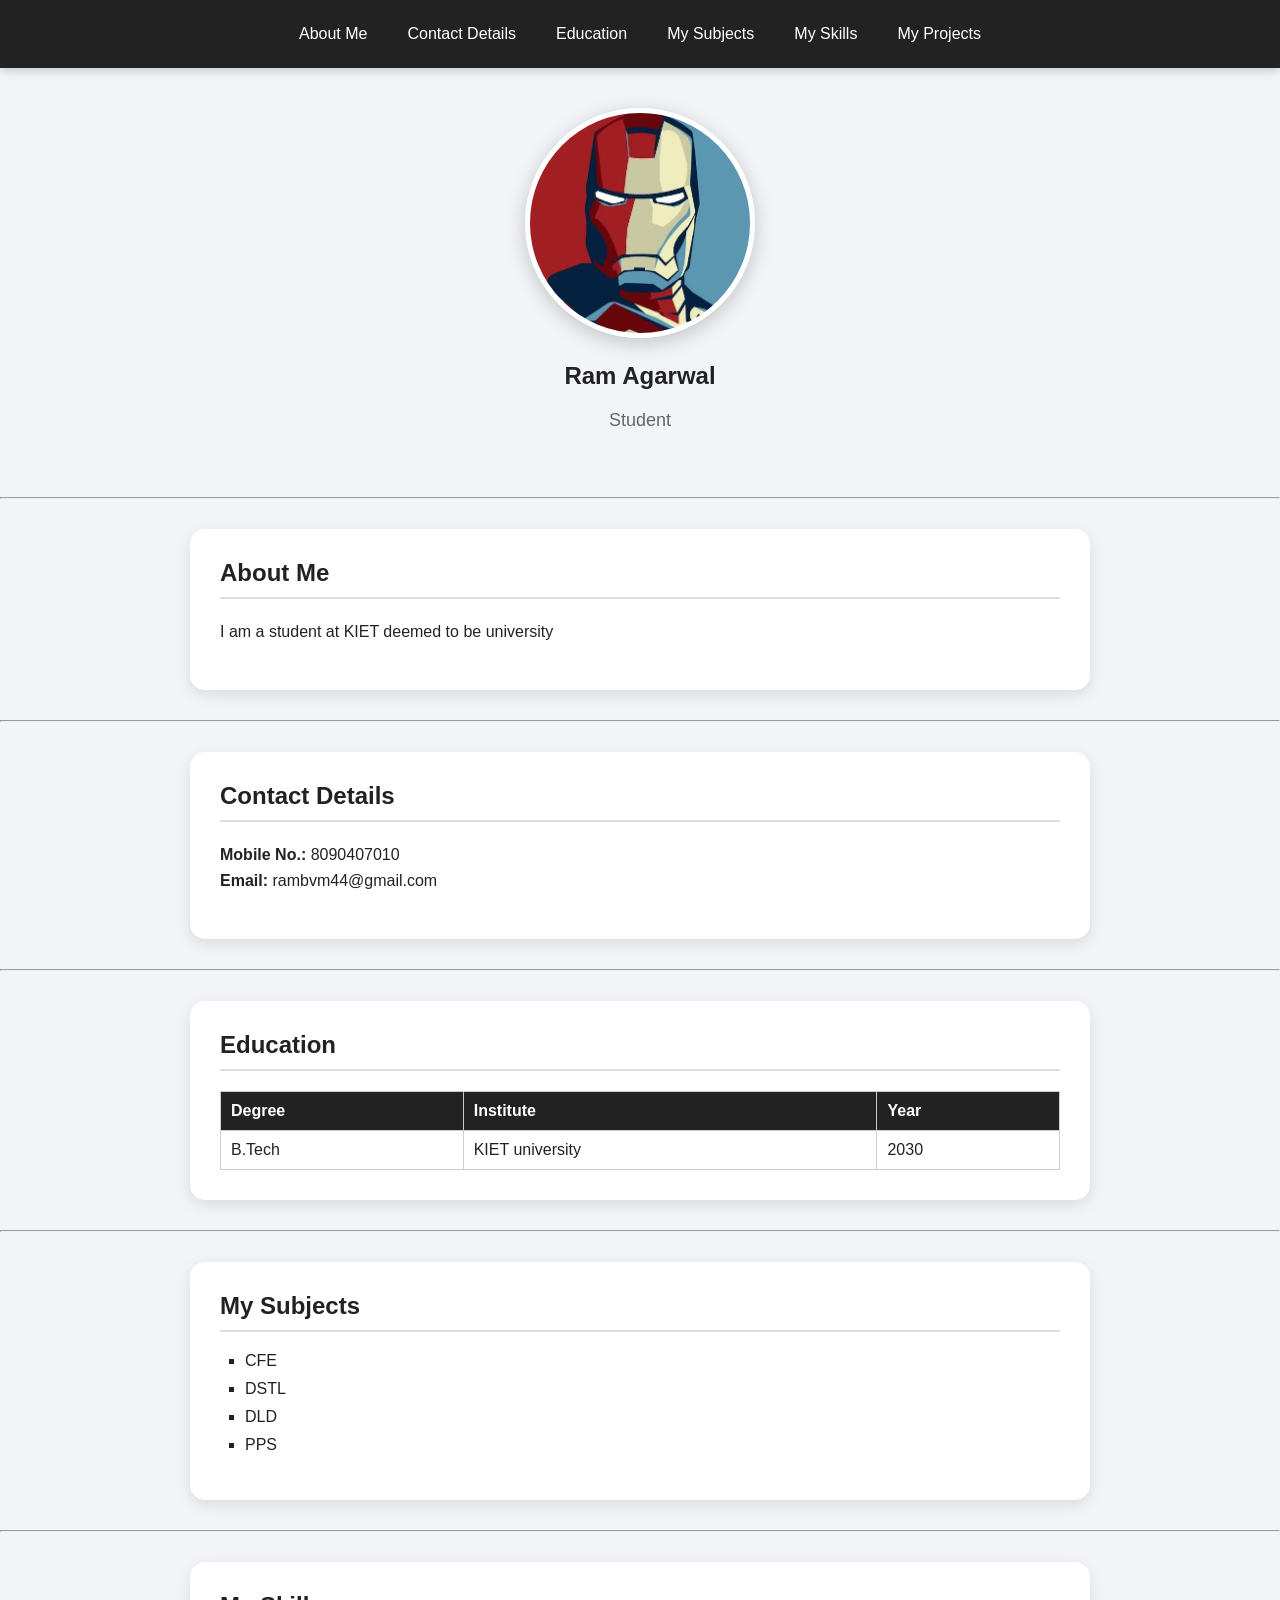
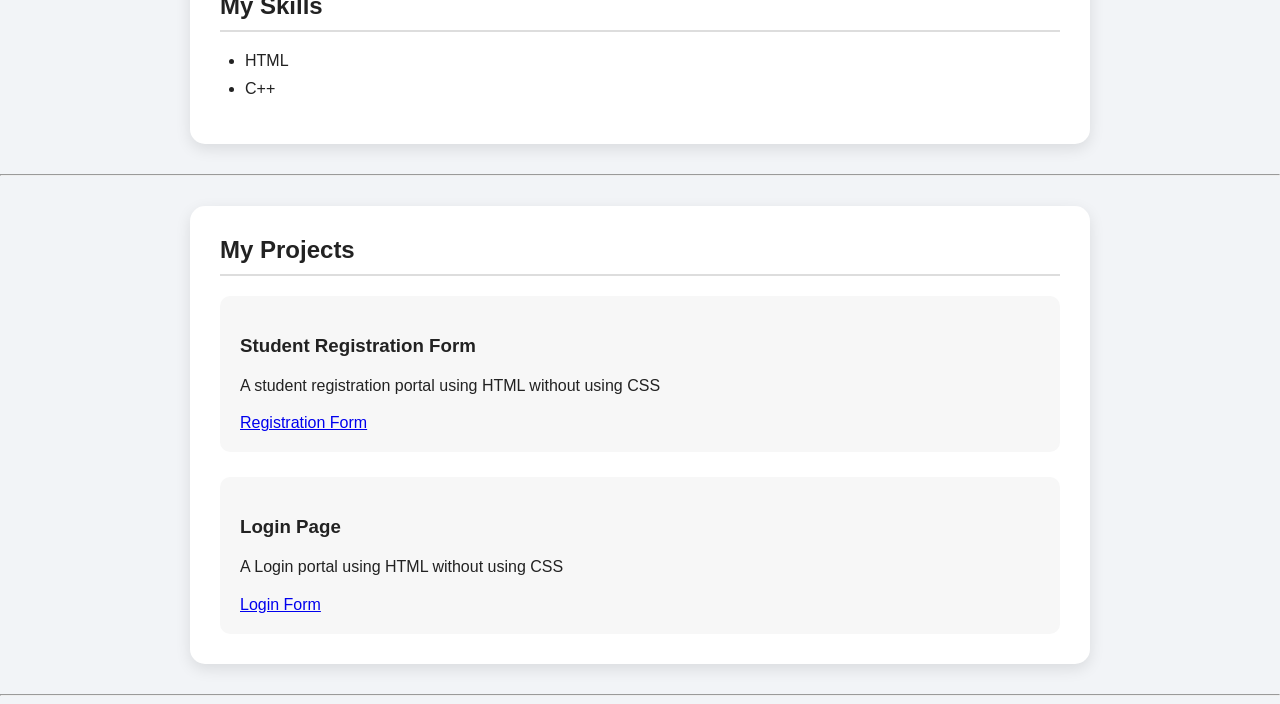
<file: index.html>
<!DOCTYPE html>
<html lang="en">
     <head>
         <meta charset = "UTF-8">
        <meta name = "viewport" content = "width=device-width, initial-scale=1.0">
        <title>Personal Details</title>
        <link rel="stylesheet" href="sty1.css">
    </head>
    <body>
       <nav>      <!-- navigation tag  -->
        <ul>      <!--unordered list -->
            <li><a href="#aboutme">About Me</a></li>                  <!-- a href - hyperlink -->
            <li><a href="#contactdetails">Contact Details</a></li>
            <li><a href="#education">Education</a></li>
            <li><a href="#subject">My Subjects</a></li>
            <li><a href="#skills">My Skills</a></li>
            <li><a href="#projects">My Projects</a></li>

        </ul>
        </nav>
       <div class="profile">                                            <!--non semantic , division , starts a new line -->
         <img src="ironmanpfp.jpg" alt="profile pic" width="250px" >     <!-- self closing -->
       
         <h2>Ram Agarwal</h2>
         <p>Student</p>
        </div>
        <hr>                                                             <!-- break para -->
        <section id="aboutme" class="card"><h2>About Me</h2>             <!-- semantic element,group content into a standalone-->
        <p>I am a student at KIET deemed to be university</p>
        </section>
        <hr>
        <section id="contactdetails" class="card"><h2>Contact Details</h2>     <!-- class(.) is reusable id(#) isnt and id overrides class -->
        <p><strong>Mobile No.:</strong> 8090407010<br>
        <strong>Email:</strong> rambvm44@gmail.com<br>
        </p>
        </section>
        <hr>
        <section id="education" class="card"><h2>Education</h2>
        <table border="1" style="border-collapse: collapse;">
            <tr>                                                        <!-- table row-->
                    <th style="padding: 10px;">Degree</th>               <!-- table header -->
                    <th style="padding: 10px;">Institute</th>
                    <th style="padding: 10px;" >Year</th>        
                </tr>
                <tr>
                    <td style="padding: 10px;">B.Tech</td>               <!-- table data -->
                    <td style="padding: 10px;">KIET university</td>
                    <td style="padding: 10px;">2030</td>
                </tr>
            </table>
        </section>
        <hr>
        <section id="subject" class="card">
            <h2>My Subjects</h2>
            <ul type="square" class="content-list">
                <li>CFE</li>
                <li>DSTL</li>
                <li>DLD</li>
                <li>PPS</li>
            </ul>
           
        </section>
         <hr>
        <section id="skills" class="card"><h2>My Skills</h2>
        <ul class="content-list">
            <li>HTML</li>
            <li>C++</li>
        </ul>
        </section>
         <hr>
        <section id="projects" class="card"><h2>My Projects</h2>
            <div class="project">
                <h3>Student Registration Form</h3>
                <p>A student registration portal using HTML without using CSS</p>
                <a href="registrationform.html">Registration Form</a>
            </div>
            <div class="project">
                <h3>Login Page</h3>
                <p>A Login portal using HTML without using CSS</p>
                <a href="loginform.html">Login Form</a>
            </div>
        </section>
         <hr>

    </body>
</html>
</file>
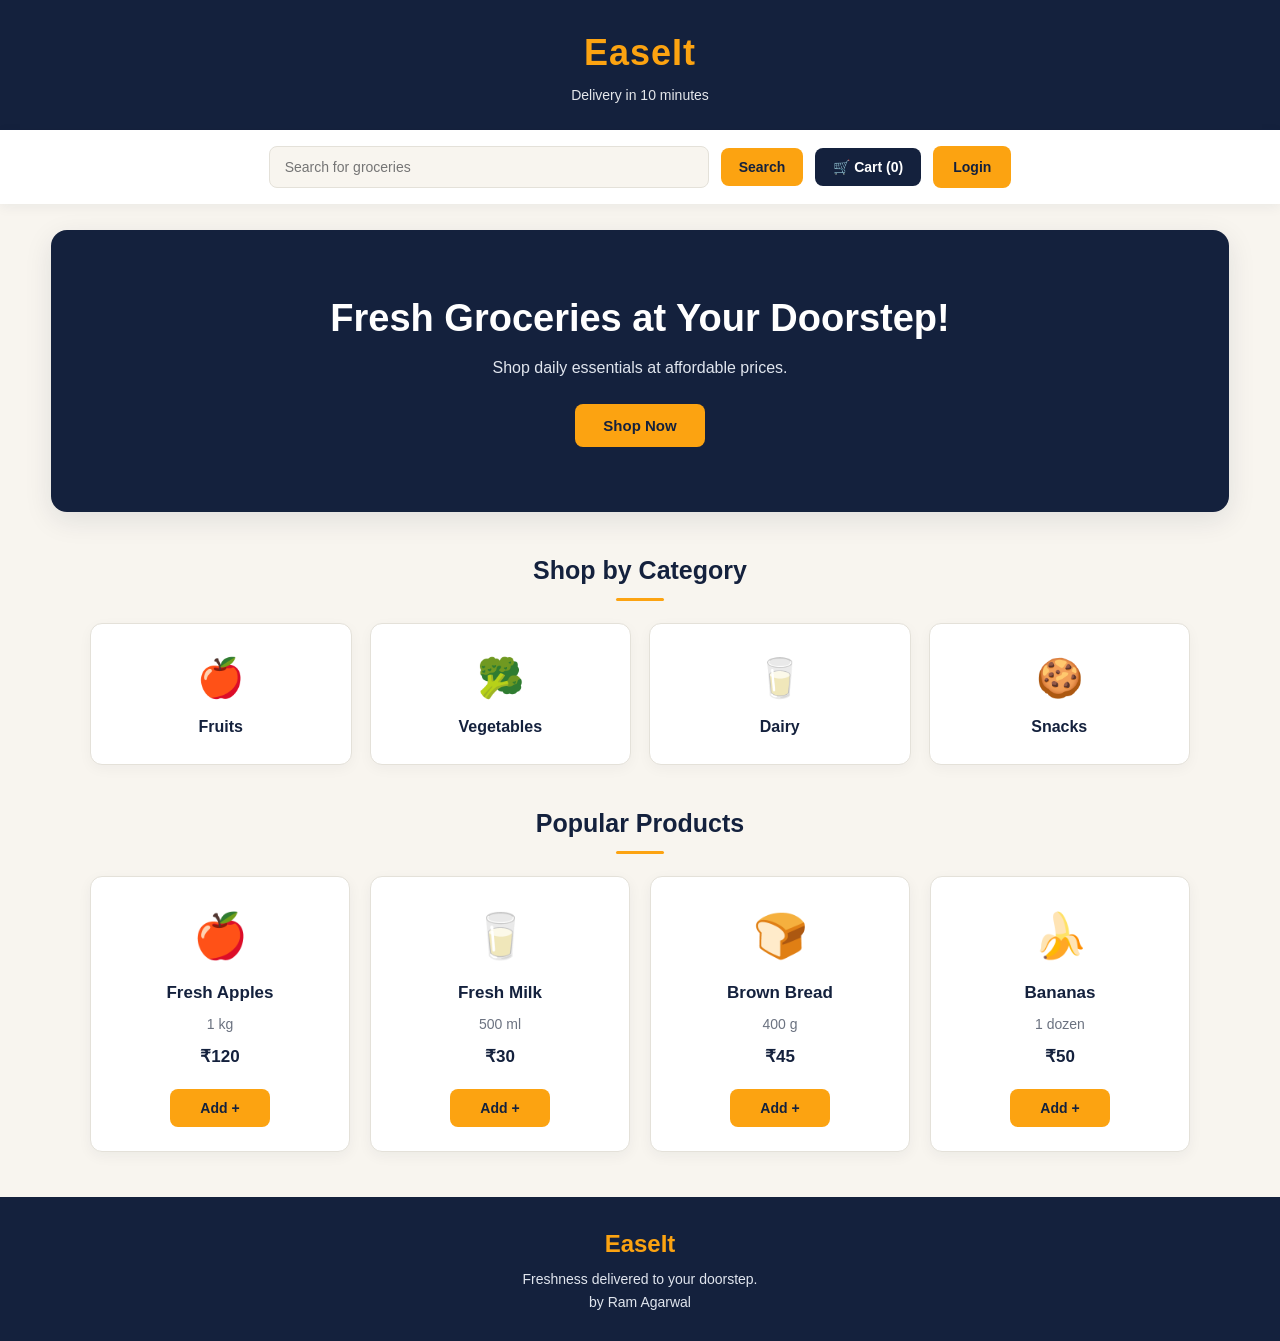
<file: MSE/index.html>
<!DOCTYPE html>
<html>
<head>
    <title>EaseIt Grocery Store</title>
    <link rel="stylesheet" href="style.css">
</head>

<body>

    <!-- Header -->
    <div class="header">
        <h1>EaseIt</h1>
        <p>Delivery in 10 minutes</p>
    </div>

<!-- Search Bar, Cart and Login -->
<div class="search">
    <input type="text" id="search-bar" placeholder="Search for groceries">

<button onclick="searchProducts()">Search</button>

    <button class="cart-button" title="No items in cart">
        🛒 Cart (<span id="cart-count">0</span>)
    </button>

    <a href="loginform.html" class="login-button">Login</a>
</div>


    <!-- Banner -->
    <div class="banner">
        <h2>Fresh Groceries at Your Doorstep!</h2>
        <p>Shop daily essentials at affordable prices.</p>
        <button onclick="document.getElementById('shopping').scrollIntoView({behavior: 'smooth'})">
    Shop Now
</button>
    </div>

    <!-- Categories -->
    <h2 class="heading" id="shopping">Shop by Category</h2>

    <div class="categories">

        <div class="category" data-name="fruits">
            <h2>🍎</h2>
            <p>Fruits</p>
        </div>

        <div class="category" data-name="vegetables">
            <h2>🥦</h2>
            <p>Vegetables</p>
        </div>

        <div class="category" data-name="dairy">
            <h2>🥛</h2>
            <p>Dairy</p>
        </div>

        <div class="category" data-name="snacks">
            <h2>🍪</h2>
            <p>Snacks</p>
        </div>

    </div>

    <!-- Products -->
    <h2 class="heading">Popular Products</h2>

    <div class="products">

        <div class="product" data-name="apples">
            <h2>🍎</h2>
            <h3>Fresh Apples</h3>
            <p>1 kg</p>
            <h3>₹120</h3>
            <button onclick="addToCart('apples', 120)">Add +</button>
        </div>

        <div class="product" data-name="milk">
            <h2>🥛</h2>
            <h3>Fresh Milk</h3>
            <p>500 ml</p>
            <h3>₹30</h3>
            <button onclick="addToCart('milk', 30)">Add +</button>
        </div>

        <div class="product" data-name="bread">
            <h2>🍞</h2>
            <h3>Brown Bread</h3>
            <p>400 g</p>
            <h3>₹45</h3>
            <button onclick="addToCart('bread', 45)">Add +</button>
        </div>

        <div class="product" data-name="bananas">
            <h2>🍌</h2>
            <h3>Bananas</h3>
            <p>1 dozen</p>
            <h3>₹50</h3>
            <button onclick="addToCart('bananas', 50)">Add +</button>
        </div>

    </div>

    <!-- Footer -->
    <div class="footer">
        <h2>EaseIt</h2>
        <p>Freshness delivered to your doorstep.</p>
        <p> by Ram Agarwal </p>
    </div>

        <script>
        function searchProducts() {
    let input = document.getElementById("search-bar");
    let searchText = input.value.toLowerCase().trim();

    let products = document.querySelectorAll(".product");
    let found = false;

    products.forEach(function(product) {
        let name = product.getAttribute("data-name");

        if (name.includes(searchText) && searchText !== "") {
            product.style.display = "block";

            if (!found) {
                product.scrollIntoView({
                    behavior: "smooth",
                    block: "center"
                });
            }

            found = true;
        } else {
            product.style.display = "none";
        }
    });

    if (!found) {
        alert("No matching products found!");
    }
}

// Search when Enter is pressed
document.getElementById("search-bar").addEventListener("keydown", function(event) {
    if (event.key === "Enter") {
        searchProducts();
    }
});
// Store cart items
let cart = [];

function addToCart(name, price) {
    let item = cart.find(product => product.name === name);

    if (item) {
        item.quantity++;
    } else {
        cart.push({
            name: name,
            price: price,
            quantity: 1
        });
    }

    updateCartCount();
    alert(name + " added to cart!");
}

function updateCartCount() {
    let count = 0;

    cart.forEach(function(item) {
        count += item.quantity;
    });

    document.getElementById("cart-count").textContent = count;
}

function showCart() {
    if (cart.length === 0) {
        alert("Your cart is empty!");
        return;
    }

    let message = "YOUR EASEIT CART\n\n";
    let total = 0;

    cart.forEach(function(item) {
        let subtotal = item.price * item.quantity;
        total += subtotal;

        message += item.name + " x " + item.quantity
            + " = ₹" + subtotal + "\n";
    });

    message += "\nTotal Amount: ₹" + total;

    alert(message);
}
    </script>

</body>
</html>
</file>
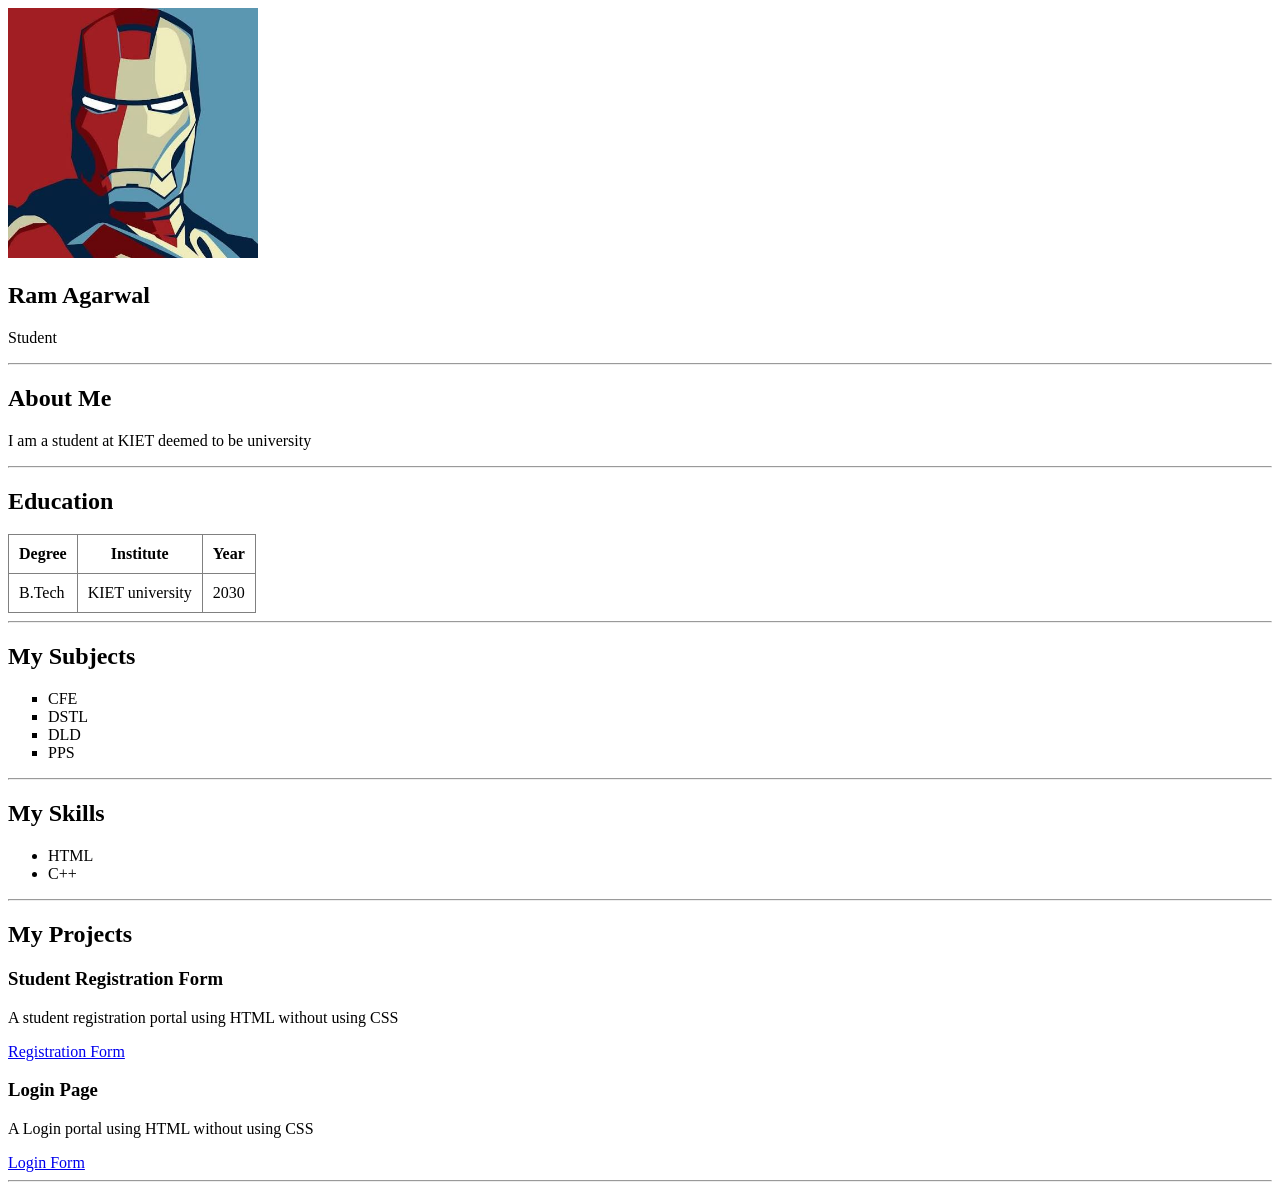
<file: aboutme.html>
<!DOCTYPE html>
<html lang="en">
     <head>
         <meta charset = "UTF-8">
        <meta name = "viewport" content = "width=device-width, initial-scale=1.0">
        <title>Personal Details</title>
    </head>
    <body>

            <img src="ironmanpfp.jpg" alt="profile pic" margin=auto width="250px" >

        <div><h2>Ram Agarwal</h2>
        <p>Student</p></div>
        <hr>
        <div><h2>About Me</h2>
        <p>I am a student at KIET deemed to be university</p>
        </div>
        <hr>
        <div><h2>Education</h2>
        <table border="1" style="border-collapse: collapse;">
            <tr>
                    <th style="padding: 10px;">Degree</th>
                    <th style="padding: 10px;">Institute</th>
                    <th style="padding: 10px;" >Year</th>        
                </tr>
                <tr>
                    <td style="padding: 10px;">B.Tech</td>
                    <td style="padding: 10px;">KIET university</td>
                    <td style="padding: 10px;">2030</td>
                </tr>
            </table>
        </div>
        <hr>
        <div><h2>My Subjects</h2>
            <ul type="square">
                <li>CFE</li>
                <li>DSTL</li>
                <li>DLD</li>
                <li>PPS</li>
            </ul>
           
        </div>
         <hr>
        <div><h2>My Skills</h2>
        <ul>
            <li>HTML</li>
            <li>C++</li>
        </ul>
        </div>
         <hr>
        <div><h2>My Projects</h2>
            <h3>Student Registration Form</h3>
            <p>A student registration portal using HTML without using CSS</p>
            <a href="registrationform.html">Registration Form</a>
            <h3>Login Page</h3>
            <p>A Login portal using HTML without using CSS</p>
            <a href="loginform.html">Login Form</a>
        </div>
         <hr>

    </body>
</html>
</file>
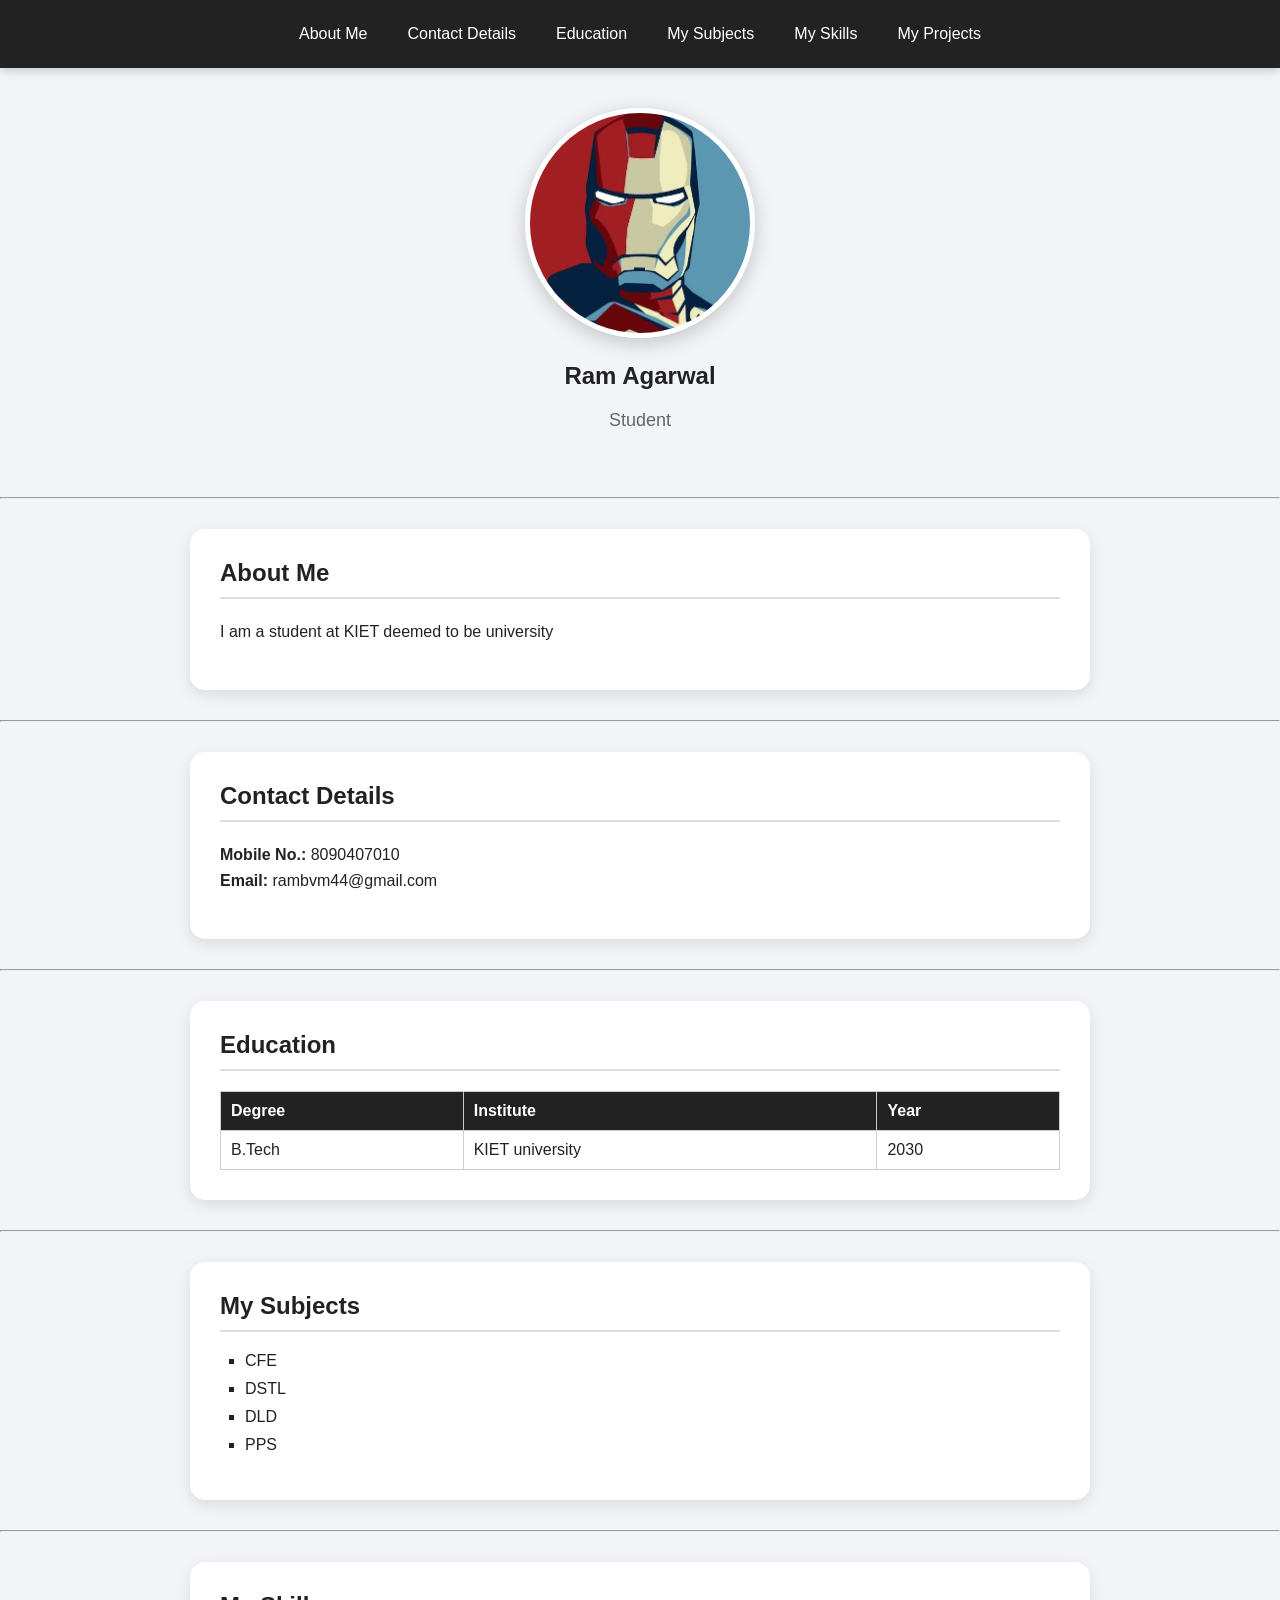
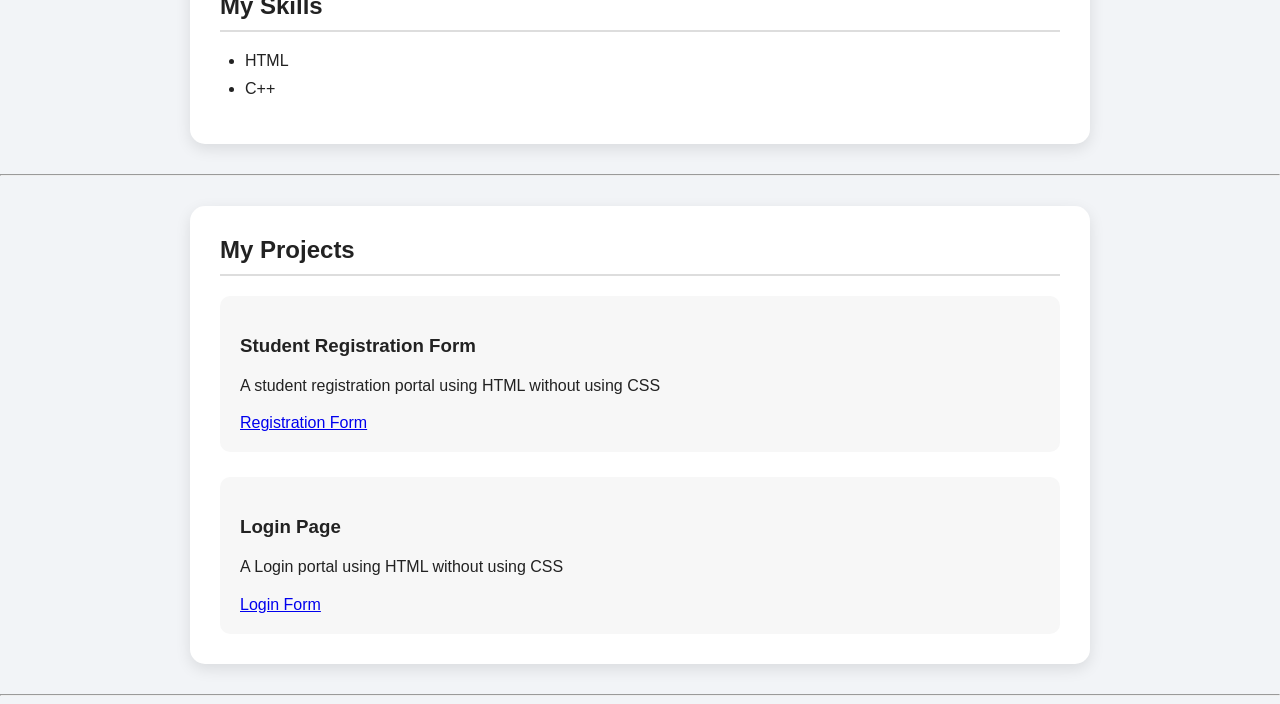
<file: aboutmep.html>
<!DOCTYPE html>
<html lang="en">
     <head>
         <meta charset = "UTF-8">
        <meta name = "viewport" content = "width=device-width, initial-scale=1.0">
        <title>Personal Details</title>
        <link rel="stylesheet" href="sty1.css">
    </head>
    <body>
        <nav>
        <ul>
            <li><a href="#aboutme">About Me</a></li>
            <li><a href="#contactdetails">Contact Details</a></li>
            <li><a href="#education">Education</a></li>
            <li><a href="#subject">My Subjects</a></li>
            <li><a href="#skills">My Skills</a></li>
            <li><a href="#projects">My Projects</a></li>

        </ul>
        </nav>
       <div class="profile">
         <img src="ironmanpfp.jpg" alt="profile pic" width="250px" >
       
         <h2>Ram Agarwal</h2>
         <p>Student</p>
        </div>
        <hr>
        <section id="aboutme" class="card"><h2>About Me</h2>
        <p>I am a student at KIET deemed to be university</p>
        </section>
        <hr>
        <section id="contactdetails" class="card"><h2>Contact Details</h2>
        <p><strong>Mobile No.:</strong> 8090407010<br>
        <strong>Email:</strong> rambvm44@gmail.com<br>
        </p>
        </section>
        <hr>
        <section id="education" class="card"><h2>Education</h2>
        <table border="1" style="border-collapse: collapse;">
            <tr>
                    <th style="padding: 10px;">Degree</th>
                    <th style="padding: 10px;">Institute</th>
                    <th style="padding: 10px;" >Year</th>        
                </tr>
                <tr>
                    <td style="padding: 10px;">B.Tech</td>
                    <td style="padding: 10px;">KIET university</td>
                    <td style="padding: 10px;">2030</td>
                </tr>
            </table>
        </section>
        <hr>
        <section id="subject" class="card">
            <h2>My Subjects</h2>
            <ul type="square" class="content-list">
                <li>CFE</li>
                <li>DSTL</li>
                <li>DLD</li>
                <li>PPS</li>
            </ul>
           
        </section>
         <hr>
        <section id="skills" class="card"><h2>My Skills</h2>
        <ul class="content-list">
            <li>HTML</li>
            <li>C++</li>
        </ul>
        </section>
         <hr>
        <section id="projects" class="card"><h2>My Projects</h2>
            <div class="project">
                <h3>Student Registration Form</h3>
                <p>A student registration portal using HTML without using CSS</p>
                <a href="registrationform.html">Registration Form</a>
            </div>
            <div class="project">
                <h3>Login Page</h3>
                <p>A Login portal using HTML without using CSS</p>
                <a href="loginform.html">Login Form</a>
            </div>
        </section>
         <hr>

    </body>
</html>
</file>
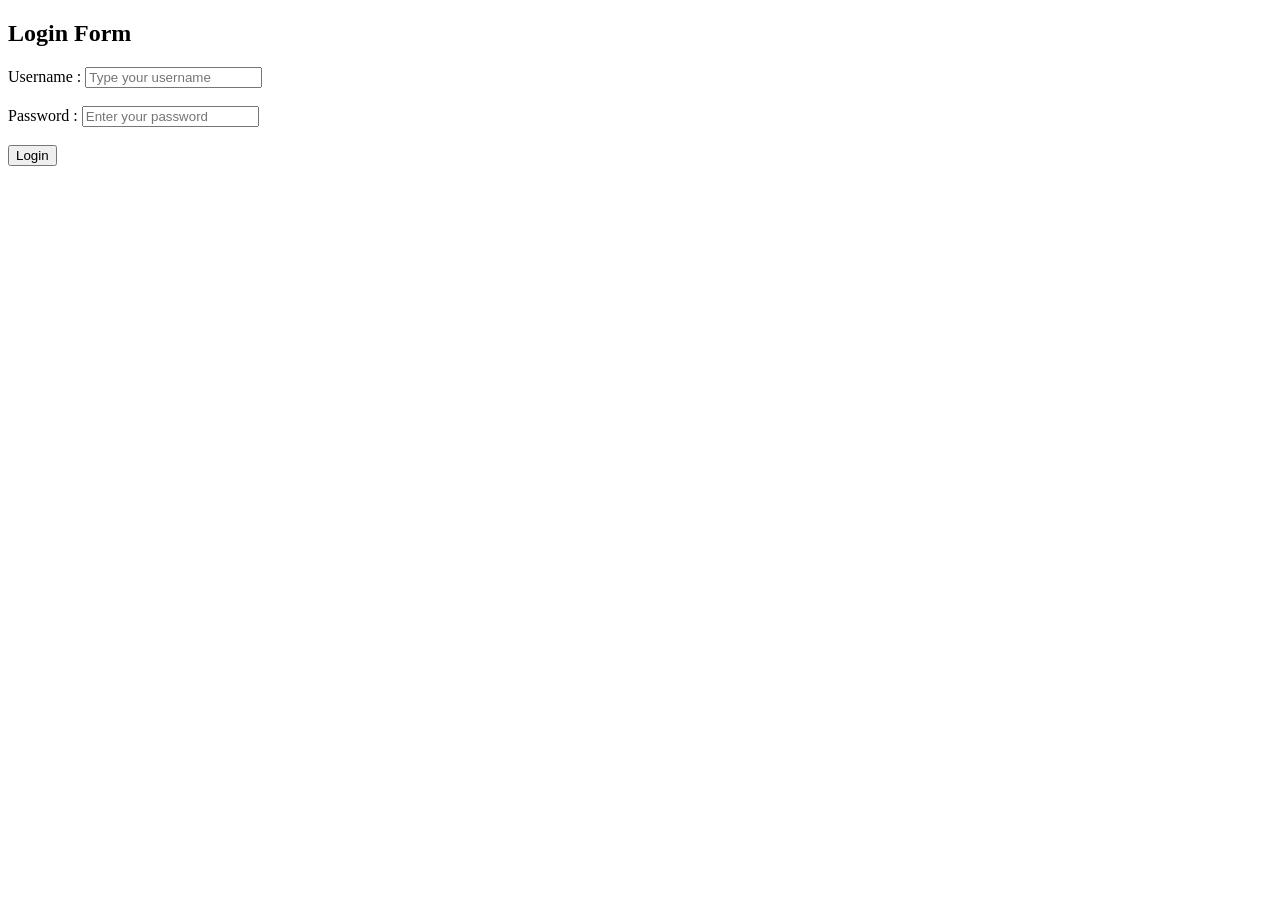
<file: loginform.html>
<!DOCTYPE html>
<html lang="en">
     <head>
         <meta charset = "UTF-8">
        <meta name = "viewport" content = "width=device-width, initial-scale=1.0">
        <title>Login Page</title>
    </head>
    <body>
        <h2>Login Form</h2>
        <form action="aboutme.html" method="get">

            <label for="username">Username : </label>
            <input type="text" placeholder="Type your username" id="username" name="username" required>
            <br><br>
            <label for="password">Password : </label>
            <input type="password" id="password" placeholder="Enter your password" pattern="(?=.*\d)(?=.*[a-z])(?=.*[A-Z])(?=.*\W).{8,}" title="Min 8 characters, 1 uppercase, 1 lowercase, 1 number, 1 special char" required>
            <br><br>
            <button type="submit">Login</button>
        </form>
    </body>
</html>
</file>
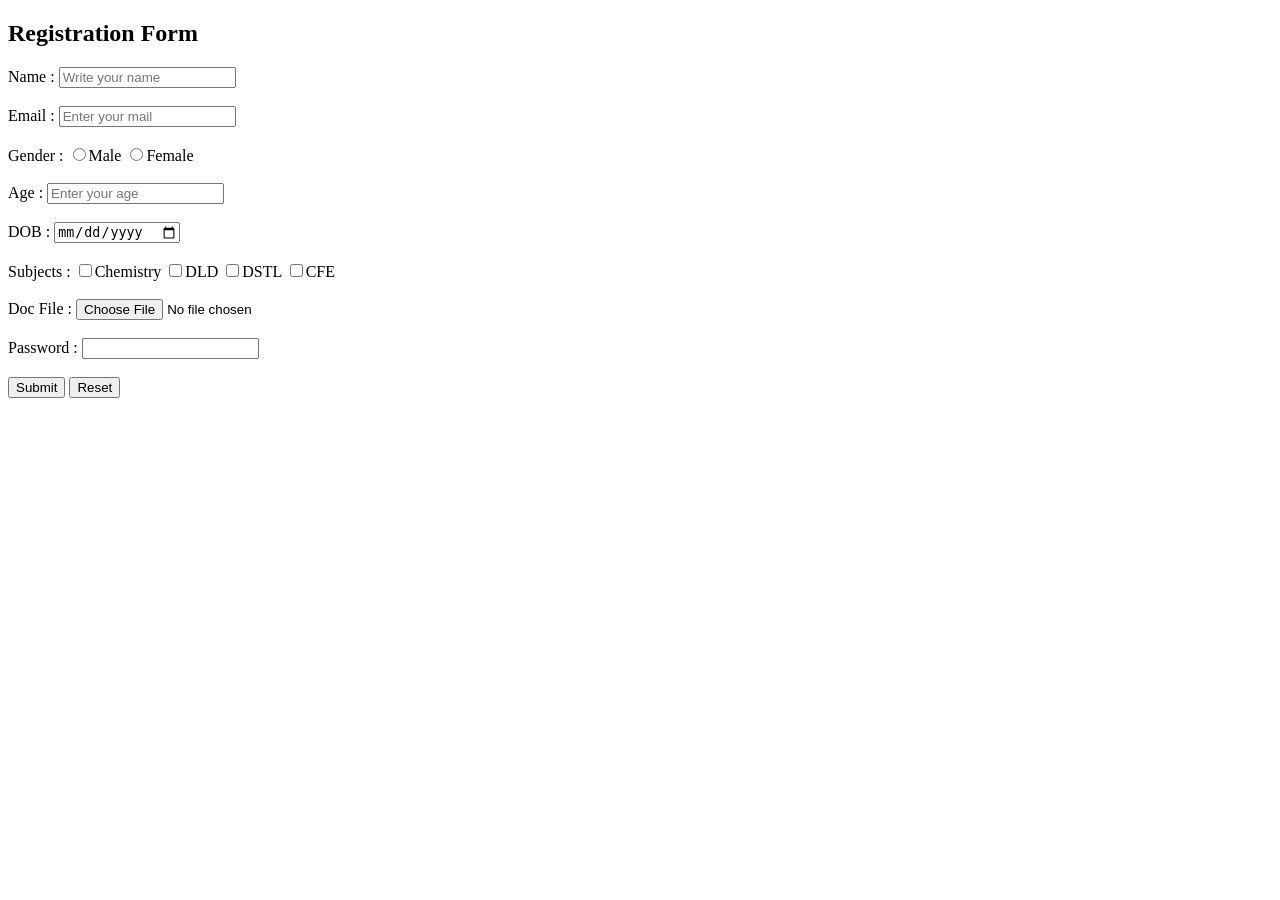
<file: registrationform.html>
<!DOCTYPE html>
<html lang="en">
    <head>
         <meta charset = "UTF-8">
        <meta name = "viewport" content = "width=device-width, initial-scale=1.0">
        <title>Registration Page</title>
    </head>
    <body>
        <h2>Registration Form</h2>
        <form action="loginform.html" method="get" autocomplete="on">
            <label>Name : </label>
            <input type="text" placeholder="Write your name">
            <br><br>
            <label>Email : </label>
            <input type="email" placeholder="Enter your mail">
            <br><br>
            <label>Gender : </label>
            <input type="radio" name="gender" value="male">Male
            <input type="radio" name="gender" value="female">Female
            <br><br>
            <label>Age : </label>
            <input type="number" placeholder="Enter your age">
            <br><br>
            <label>DOB : </label>
            <input type="date">
            <br><br>
            <label>Subjects : </label>
            <input type="checkbox" name="subjects" value="chemistry">Chemistry
            <input type="checkbox" name="subjects" value="DLD">DLD
            <input type="checkbox" name="subjects" value="DSTL">DSTL
            <input type="checkbox" name="subjects" value="CFE">CFE
            <br><br>
            <label>Doc File : </label>
            <input type="file">
            <br><br>
            <label>Password : </label>
            <input type="password" pattern="(?=.*\d)(?=.*[a-z])(?=.*[A-Z])(?=.*\W).{8,}" title="Min 8 characters, 1 uppercase, 1 lowercase, 1 number, 1 special char">
            <br><br>
            <button type="submit">Submit</button>
            <button type="reset">Reset</button>
        </form>
    </body>
</html>
</file>
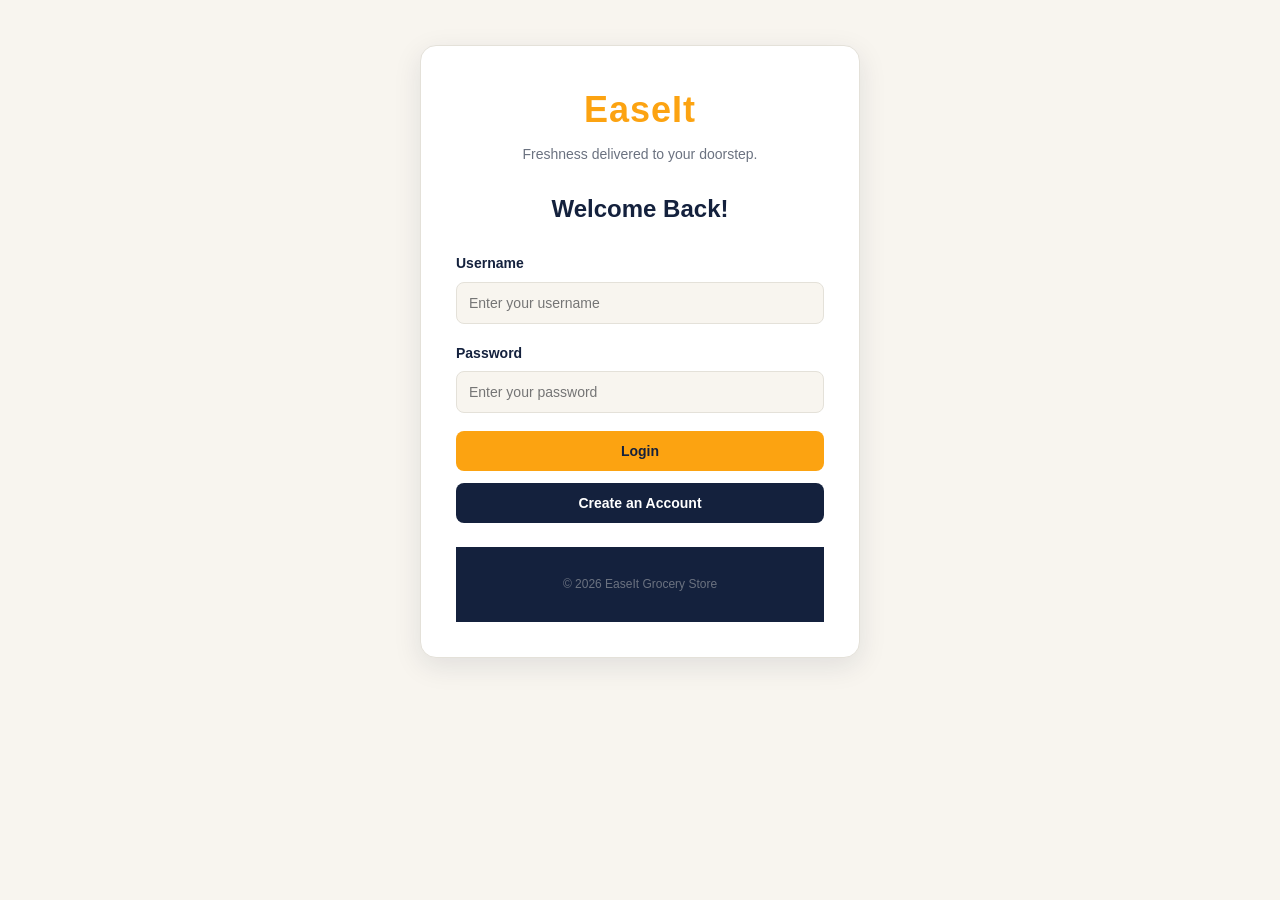
<file: MSE/loginform.html>
<!DOCTYPE html>
<html lang="en">
<head>
    <meta charset="UTF-8">
    <meta name="viewport" content="width=device-width, initial-scale=1.0">
    <title>EaseIt | Login</title>
    <link rel="stylesheet" href="style.css">
</head>

<body>

    <div class="login-container">

        <div class="logo">EaseIt</div>
        <p class="tagline">Freshness delivered to your doorstep.</p>

        <h2>Welcome Back!</h2>

        <form action="index.html" method="get">

            <div class="form-group">
                <label for="username">Username</label>
                <input
                    type="text"
                    id="username"
                    name="username"
                    placeholder="Enter your username"
                    required
                >
            </div>

            <div class="form-group">
                <label for="password">Password</label>
                <input
                    type="password"
                    id="password"
                    name="password"
                    placeholder="Enter your password"
                    pattern="(?=.*\d)(?=.*[a-z])(?=.*[A-Z])(?=.*\W).{8,}"
                    title="Minimum 8 characters, including uppercase, lowercase, number and special character"
                    required
                >
            </div>

            <button type="submit" class="btn login-btn">
                Login
            </button>

        </form>

        <button
            class="btn register-btn"
            onclick="window.location.href='registrationform.html'">
            Create an Account
        </button>

        <p class="footer">
            © 2026 EaseIt Grocery Store
        </p>

    </div>

</body>
</html>
</file>
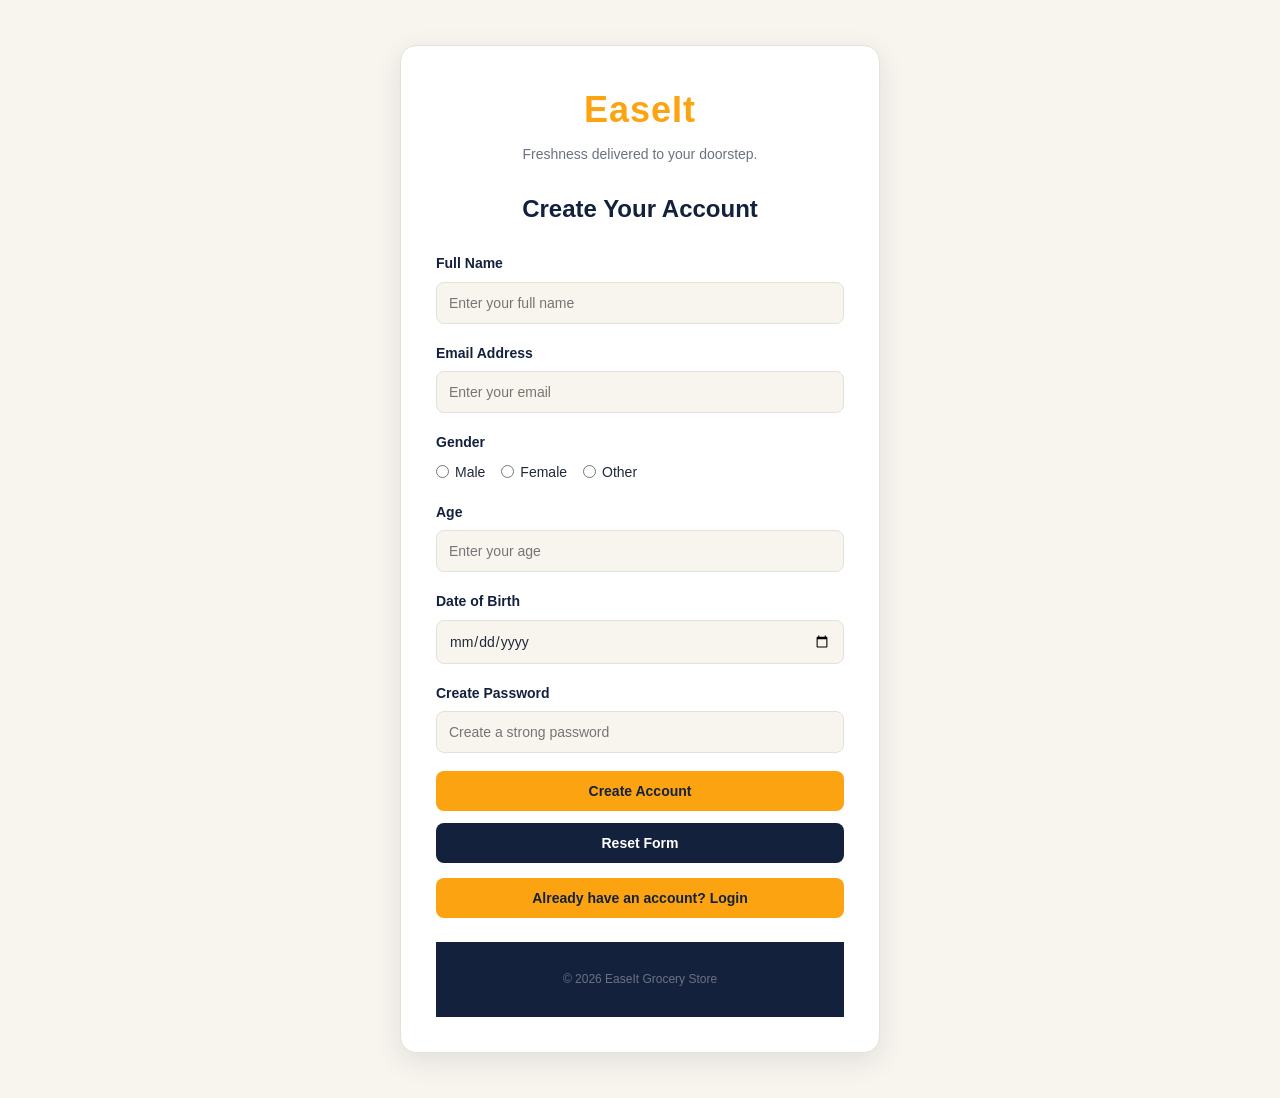
<file: MSE/registrationform.html>
<!DOCTYPE html>
<html lang="en">
<head>
    <meta charset="UTF-8">
    <meta name="viewport" content="width=device-width, initial-scale=1.0">
    <title>EaseIt | Registration</title>
    <link rel="stylesheet" href="style.css">
</head>

<body>

    <div class="registration-container">

        <div class="logo">EaseIt</div>
        <p class="tagline">Freshness delivered to your doorstep.</p>

        <h2>Create Your Account</h2>

        <form action="loginform.html" method="get" autocomplete="on">

            <div class="form-group">
                <label for="name">Full Name</label>
                <input type="text" id="name" name="name"
                       placeholder="Enter your full name" required>
            </div>

            <div class="form-group">
                <label for="email">Email Address</label>
                <input type="email" id="email" name="email"
                       placeholder="Enter your email" required>
            </div>

            <div class="form-group">
                <label>Gender</label>
                <div class="gender-options">
                    <label>
                        <input type="radio" name="gender" value="male" required>
                        Male
                    </label>
                    <label>
                        <input type="radio" name="gender" value="female">
                        Female
                    </label>
                    <label>
                        <input type="radio" name="gender" value="other">
                        Other
                    </label>
                </div>
            </div>

            <div class="form-group">
                <label for="age">Age</label>
                <input type="number" id="age" name="age"
                       placeholder="Enter your age" min="1" max="120" required>
            </div>

            <div class="form-group">
                <label for="dob">Date of Birth</label>
                <input type="date" id="dob" name="dob" required>
            </div>
            <div class="form-group">
                <label for="password">Create Password</label>
                <input
                    type="password"
                    id="password"
                    name="password"
                    placeholder="Create a strong password"
                    pattern="(?=.*\d)(?=.*[a-z])(?=.*[A-Z])(?=.*\W).{8,}"
                    title="Minimum 8 characters, including uppercase, lowercase, number and special character"
                    required
                >
            </div>

            <button type="submit" class="btn submit-btn">
                Create Account
            </button>

            <button type="reset" class="btn reset-btn">
                Reset Form
            </button>

        </form>

        <button class="btn login-btn"
                onclick="window.location.href='loginform.html'">
            Already have an account? Login
        </button>

        <p class="footer">
            © 2026 EaseIt Grocery Store
        </p>

    </div>

</body>
</html>
</file>
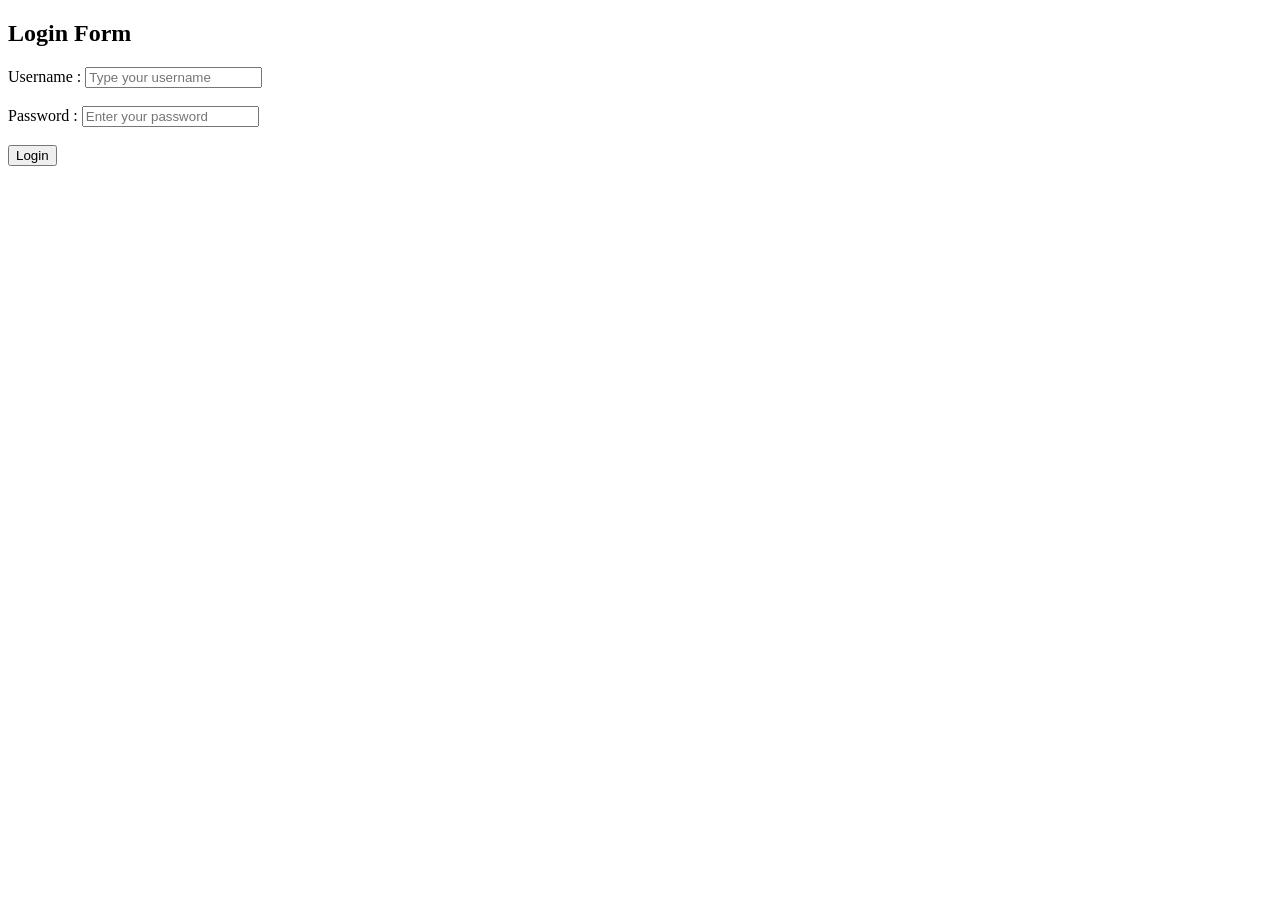
<file: profile/loginform.html>
<!DOCTYPE html>
<html lang="en">
     <head>
         <meta charset = "UTF-8">
        <meta name = "viewport" content = "width=device-width, initial-scale=1.0">
        <title>Login Page</title>
    </head>
    <body>
        <h2>Login Form</h2>
        <form action="aboutme.html" method="get">

            <label for="username">Username : </label>
            <input type="text" placeholder="Type your username" id="username" name="username" required>
            <br><br>
            <label for="password">Password : </label>
            <input type="password" id="password" placeholder="Enter your password" pattern="(?=.*\d)(?=.*[a-z])(?=.*[A-Z])(?=.*\W).{8,}" title="Min 8 characters, 1 uppercase, 1 lowercase, 1 number, 1 special char" required>
            <br><br>
            <button type="submit">Login</button>
        </form>
    </body>
</html>
</file>
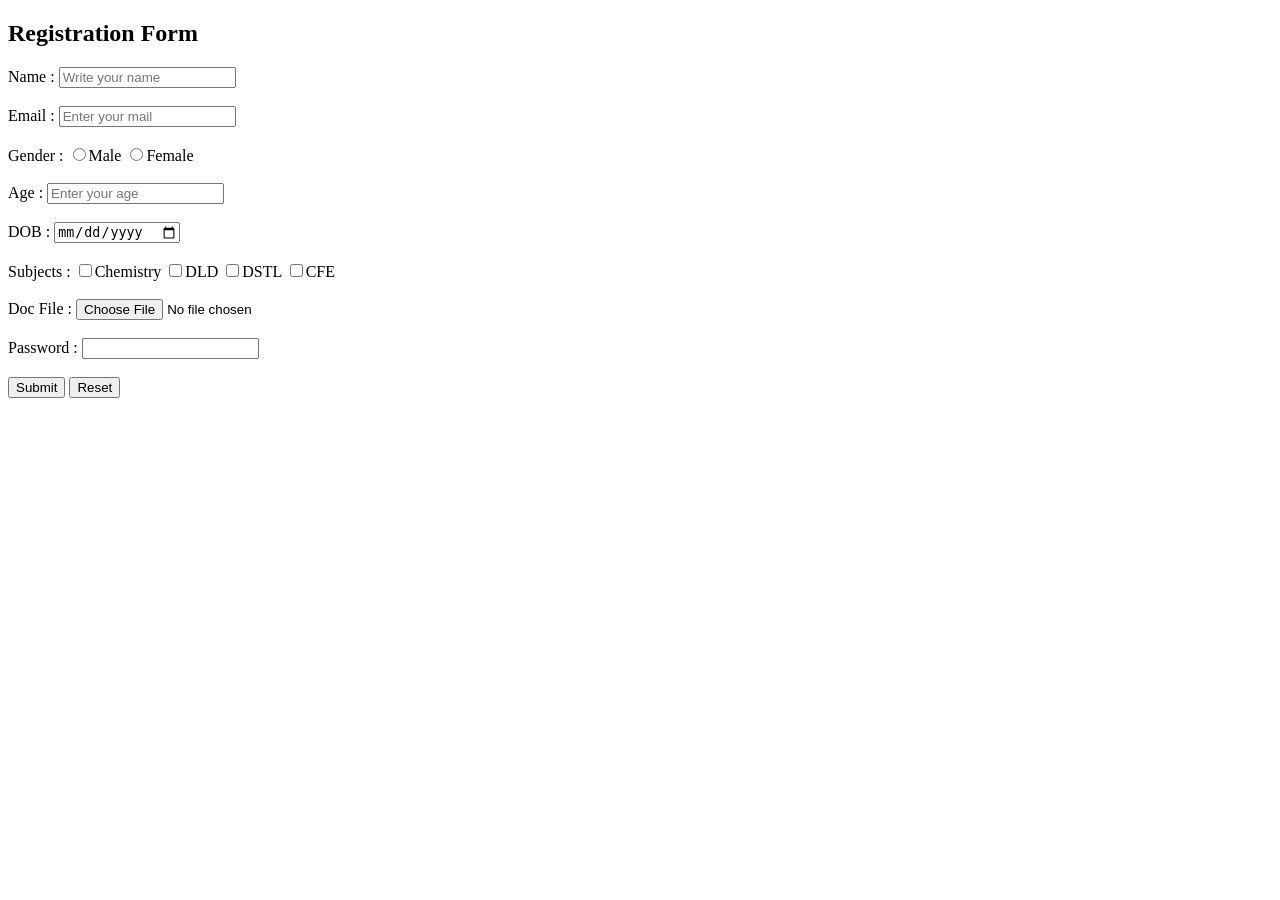
<file: profile/registrationform.html>
<!DOCTYPE html>
<html lang="en">
    <head>
         <meta charset = "UTF-8">
        <meta name = "viewport" content = "width=device-width, initial-scale=1.0">
        <title>Registration Page</title>
    </head>
    <body>
        <h2>Registration Form</h2>
        <form action="loginform.html" method="get" autocomplete="on">
            <label>Name : </label>
            <input type="text" placeholder="Write your name">
            <br><br>
            <label>Email : </label>
            <input type="email" placeholder="Enter your mail">
            <br><br>
            <label>Gender : </label>
            <input type="radio" name="gender" value="male">Male
            <input type="radio" name="gender" value="female">Female
            <br><br>
            <label>Age : </label>
            <input type="number" placeholder="Enter your age">
            <br><br>
            <label>DOB : </label>
            <input type="date">
            <br><br>
            <label>Subjects : </label>
            <input type="checkbox" name="subjects" value="chemistry">Chemistry
            <input type="checkbox" name="subjects" value="DLD">DLD
            <input type="checkbox" name="subjects" value="DSTL">DSTL
            <input type="checkbox" name="subjects" value="CFE">CFE
            <br><br>
            <label>Doc File : </label>
            <input type="file">
            <br><br>
            <label>Password : </label>
            <input type="password" pattern="(?=.*\d)(?=.*[a-z])(?=.*[A-Z])(?=.*\W).{8,}" title="Min 8 characters, 1 uppercase, 1 lowercase, 1 number, 1 special char">
            <br><br>
            <button type="submit">Submit</button>
            <button type="reset">Reset</button>
        </form>
    </body>
</html>
</file>
<file: sty1.css>
/*general page*/
 html {                                          /*Selects the root HTML element. */
    scroll-behavior: smooth;
}
body {
    margin: 0;
    padding: 0;
    font-family: Arial, sans-serif;
    background-color: #f2f4f7;
    color: #222;
}
/* nav bar*/
nav {
    background-color: #222;
    position: sticky;
    top: 0;
    z-index: 1000;
    box-shadow: 0 2px 10px rgba(0, 0, 0, 0.2);
}
nav ul {
    list-style-type: none;
    margin: 0;
    padding: 15px;
    display: flex;
    justify-content: center;
    gap: 10px;
}
nav li {
    display: inline;
}
nav a {
    color: white;
    text-decoration: none;
    padding: 10px 15px;
    border-radius: 6px;
    display: inline-block;
    transition: 0.3s;
}
nav a:hover {
    background-color: #444;
}
/*profile */
.profile {
    text-align: center;
    padding: 40px 20px;
}
.profile img {
    width: 220px;
    height: 220px;
    object-fit: cover;
    border-radius: 50%;
    border: 5px solid white;
    box-shadow: 0 5px 20px rgba(0, 0, 0, 0.2);
}
.profile h1 {
    margin: 15px 0 5px;
}
.profile p {
    margin-top: 5px;
    font-size: 18px;
    color: #666;
}
/*cards*/
.card {
    width: 80%;
    max-width: 900px;
    margin: 30px auto;
    padding: 30px;
    background-color: white;
    border-radius: 15px;
    box-shadow: 0 5px 15px rgba(0, 0, 0, 0.1);
    box-sizing: border-box;
    scroll-margin-top: 80px;
}
/*card headings */
.card h2 {
    margin-top: 0;
    padding-bottom: 10px;
    border-bottom: 2px solid #ddd;
}
.card h3 {
    margin-bottom: 8px;
}
/*para*/
.card p {
    font-size: 16px;
    line-height: 1.6;
}
/*list*/
.content-list {
    padding-left: 25px;
}
.content-list li {
    margin: 10px 0;
    font-size: 16px;
}
/*education table*/
table {
    width: 100%;
    border-collapse: collapse;
    margin-top: 20px;
}
th,
td {
    border: 1px solid #ccc;
    padding: 12px;
    text-align: left;
}
th {
    background-color: #222;
    color: white;
}
/*projects */
.project {
    margin-bottom: 25px;
    padding: 20px;
    background-color: #f7f7f7;
    border-radius: 10px;
}
.project:last-child {
    margin-bottom: 0;
}
.project-button {
    display: inline-block;
    padding: 10px 18px;
    background-color: #222;
    color: white;
    text-decoration: none;
    border-radius: 6px;
    transition: 0.3s;
}
.project-button:hover {
    background-color: #555;
}
/*footer*/
footer {
    text-align: center;
    padding: 20px;
    margin-top: 40px;
    background-color: #222;
    color: white;
}
/*mobile responsive */
@media (max-width: 700px) {
    nav ul {
        flex-direction: column;
        align-items: center;
    }
    nav li {
        width: 100%;
        text-align: center;
    }
    nav a {
        width: 90%;
    }
    .profile img {
        width: 180px;
        height: 180px;
    }
    .card {
        width: 90%;
        padding: 20px;
    }
    table {
        font-size: 14px;
    }
}
</file>
<file: MSE/style.css>
/* =========================
   EASEIT: MIDNIGHT NAVY & GOLD
   ========================= */

:root {
    --navy: #14213D;
    --navy-light: #23375D;
    --gold: #FCA311;
    --gold-hover: #E89500;
    --cream: #F8F5EF;
    --white: #FFFFFF;
    --text: #202938;
    --muted: #6B7280;
    --border: #E4E1D9;
    --shadow: 0 8px 28px rgba(20, 33, 61, 0.10);
}

* {
    margin: 0;
    padding: 0;
    box-sizing: border-box;
}

html {
    scroll-behavior: smooth;
    scroll-padding-top: 24px;
}

body {
    font-family: Arial, Helvetica, sans-serif;
    background-color: var(--cream);
    color: var(--text);
    line-height: 1.6;
}

/* =========================
   GROCERY STORE HEADER
   ========================= */

.header {
    background: var(--navy);
    color: var(--white);
    text-align: center;
    padding: 24px 20px;
}

.header h1,
.logo {
    color: var(--gold);
    font-size: 36px;
    font-weight: 800;
    letter-spacing: 1px;
}

.header p {
    color: #E5E7EB;
    font-size: 14px;
    margin-top: 2px;
}

/* =========================
   SEARCH, CART & LOGIN BAR
   ========================= */

.search {
    display: flex;
    justify-content: center;
    align-items: center;
    flex-wrap: wrap;
    gap: 12px;
    padding: 16px 5%;
    background: var(--white);
    box-shadow: 0 3px 12px rgba(20, 33, 61, 0.06);
}

.search input {
    flex: 1;
    min-width: 180px;
    max-width: 440px;
    padding: 12px 15px;
    border: 1px solid var(--border);
    border-radius: 8px;
    font-size: 14px;
    background: var(--cream);
    color: var(--text);
    outline: none;
}

.search input:focus {
    border-color: var(--gold);
    box-shadow: 0 0 0 3px rgba(252, 163, 17, 0.18);
}

/* General buttons */

button,
.login-button {
    font-family: inherit;
    font-size: 14px;
    font-weight: 700;
    cursor: pointer;
    border: none;
    border-radius: 8px;
    transition: background-color 0.2s,
                transform 0.2s,
                box-shadow 0.2s;
}

.search button,
.banner button,
.product button {
    background: var(--gold);
    color: var(--navy);
    padding: 11px 18px;
}

.search button:hover,
.banner button:hover,
.product button:hover {
    background: var(--gold-hover);
    transform: translateY(-2px);
    box-shadow: 0 4px 12px rgba(252, 163, 17, 0.25);
}

.search .cart-button {
    background: var(--navy);
    color: var(--white);
}

.search .cart-button:hover {
    background: var(--navy-light);
}

.login-button {
    display: inline-block;
    background: var(--gold);
    color: var(--navy);
    text-decoration: none;
    padding: 10px 20px;
}

.login-button:hover {
    background: var(--gold-hover);
    transform: translateY(-2px);
}

/* =========================
   HERO BANNER
   ========================= */

.banner {
    margin: 26px auto;
    width: 92%;
    padding: 65px 24px;
    text-align: center;
    color: var(--white);
    background: var(--navy);
    border-radius: 16px;
    box-shadow: var(--shadow);
}

.banner h2 {
    font-size: clamp(25px, 4vw, 38px);
    line-height: 1.25;
    margin-bottom: 12px;
}

.banner p {
    color: #E0E5EE;
    margin-bottom: 24px;
}

.banner button {
    padding: 13px 28px;
    font-size: 15px;
}

/* =========================
   SECTION HEADINGS
   ========================= */

.heading {
    text-align: center;
    color: var(--navy);
    font-size: 25px;
    margin: 38px 15px 22px;
}

.heading::after {
    content: "";
    display: block;
    width: 48px;
    height: 3px;
    background: var(--gold);
    margin: 8px auto 0;
    border-radius: 10px;
}

/* =========================
   CATEGORIES
   ========================= */

.categories {
    display: grid;
    grid-template-columns: repeat(4, minmax(0, 1fr));
    gap: 18px;
    width: 90%;
    max-width: 1100px;
    margin: 0 auto 35px;
}

.category {
    text-align: center;
    padding: 24px 12px;
    background: var(--white);
    border: 1px solid var(--border);
    border-radius: 12px;
    box-shadow: 0 4px 14px rgba(20, 33, 61, 0.04);
    transition: transform 0.2s, box-shadow 0.2s;
}

.category:hover {
    transform: translateY(-4px);
    box-shadow: var(--shadow);
    border-color: var(--gold);
}

.category h2 {
    font-size: 38px;
    margin-bottom: 5px;
}

.category p {
    color: var(--navy);
    font-weight: 700;
}

/* =========================
   PRODUCT CARDS
   ========================= */

.products {
    display: grid;
    grid-template-columns: repeat(4, minmax(0, 1fr));
    gap: 20px;
    width: 90%;
    max-width: 1100px;
    margin: 0 auto 45px;
    align-items: stretch;
}

.product {
    text-align: center;
    background: var(--white);
    border: 1px solid var(--border);
    border-radius: 12px;
    padding: 24px 16px;
    box-shadow: 0 4px 14px rgba(20, 33, 61, 0.05);
    transition: transform 0.2s, box-shadow 0.2s;
}

.product:hover {
    transform: translateY(-5px);
    box-shadow: var(--shadow);
}

.product h2 {
    font-size: 44px;
    margin-bottom: 8px;
}

.product h3 {
    color: var(--navy);
    margin: 7px 0;
    font-size: 17px;
}

.product p {
    color: var(--muted);
    font-size: 14px;
}

.product button {
    margin-top: 12px;
    min-width: 100px;
}

/* =========================
   FOOTER
   ========================= */

.footer {
    background: var(--navy);
    color: var(--white);
    text-align: center;
    padding: 28px 20px;
    margin-top: 45px;
}

.footer h2 {
    color: var(--gold);
    margin-bottom: 5px;
}

.footer p {
    color: #E0E5EE;
    font-size: 14px;
}

/* =========================
   LOGIN & REGISTRATION CARDS
   ========================= */

.login-container,
.registration-container {
    width: 92%;
    max-width: 440px;
    margin: 45px auto;
    padding: 35px;
    background: var(--white);
    border: 1px solid var(--border);
    border-radius: 16px;
    box-shadow: var(--shadow);
}

.registration-container {
    max-width: 480px;
}

.logo {
    text-align: center;
    margin-bottom: 4px;
}

.tagline {
    text-align: center;
    color: var(--muted);
    font-size: 14px;
    margin-bottom: 25px;
}

.login-container h2,
.registration-container h2 {
    text-align: center;
    color: var(--navy);
    margin-bottom: 24px;
}

.form-group {
    margin-bottom: 18px;
}

.form-group > label,
.login-container form > label,
.registration-container form > label {
    display: block;
    font-weight: 700;
    font-size: 14px;
    color: var(--navy);
    margin-bottom: 7px;
}

.login-container input,
.registration-container input[type="text"],
.registration-container input[type="email"],
.registration-container input[type="number"],
.registration-container input[type="date"],
.registration-container input[type="password"],
.registration-container input[type="file"] {
    width: 100%;
    padding: 12px;
    font-family: inherit;
    font-size: 14px;
    color: var(--text);
    background: var(--cream);
    border: 1px solid var(--border);
    border-radius: 8px;
}

.login-container input:focus,
.registration-container input:focus {
    outline: none;
    border-color: var(--gold);
    box-shadow: 0 0 0 3px rgba(252, 163, 17, 0.16);
}

.gender-options {
    display: flex;
    flex-wrap: wrap;
    gap: 16px;
    align-items: center;
}

.gender-options label {
    display: flex;
    align-items: center;
    gap: 6px;
    cursor: pointer;
    font-size: 14px;
}

.gender-options input {
    accent-color: var(--navy);
}

/* Login, registration and reset buttons */

.btn {
    width: 100%;
    padding: 12px 16px;
    font-size: 14px;
    font-weight: 700;
    border-radius: 8px;
}

.login-btn,
.submit-btn {
    background: var(--gold);
    color: var(--navy);
}

.login-btn:hover,
.submit-btn:hover {
    background: var(--gold-hover);
}

.register-btn,
.reset-btn {
    background: var(--navy);
    color: var(--white);
    margin-top: 12px;
}

.register-btn:hover,
.reset-btn:hover {
    background: var(--navy-light);
}

.registration-container .login-btn {
    margin-top: 15px;
}

.login-container .footer,
.registration-container .footer {
    margin-top: 24px;
    color: var(--muted);
    font-size: 12px;
    text-align: center;
}

/* =========================
   RESPONSIVE LAYOUT
   ========================= */

@media (max-width: 700px) {
    .categories,
    .products {
        grid-template-columns: repeat(2, minmax(0, 1fr));
        gap: 12px;
        width: 92%;
    }

    .banner {
        padding: 45px 18px;
    }

    .search {
        padding: 14px;
    }

    .search input {
        flex-basis: 100%;
        max-width: none;
    }

    .login-container,
    .registration-container {
        padding: 26px 20px;
    }
}

@media (max-width: 360px) {
    .categories,
    .products {
        grid-template-columns: 1fr;
    }
}
</file>
